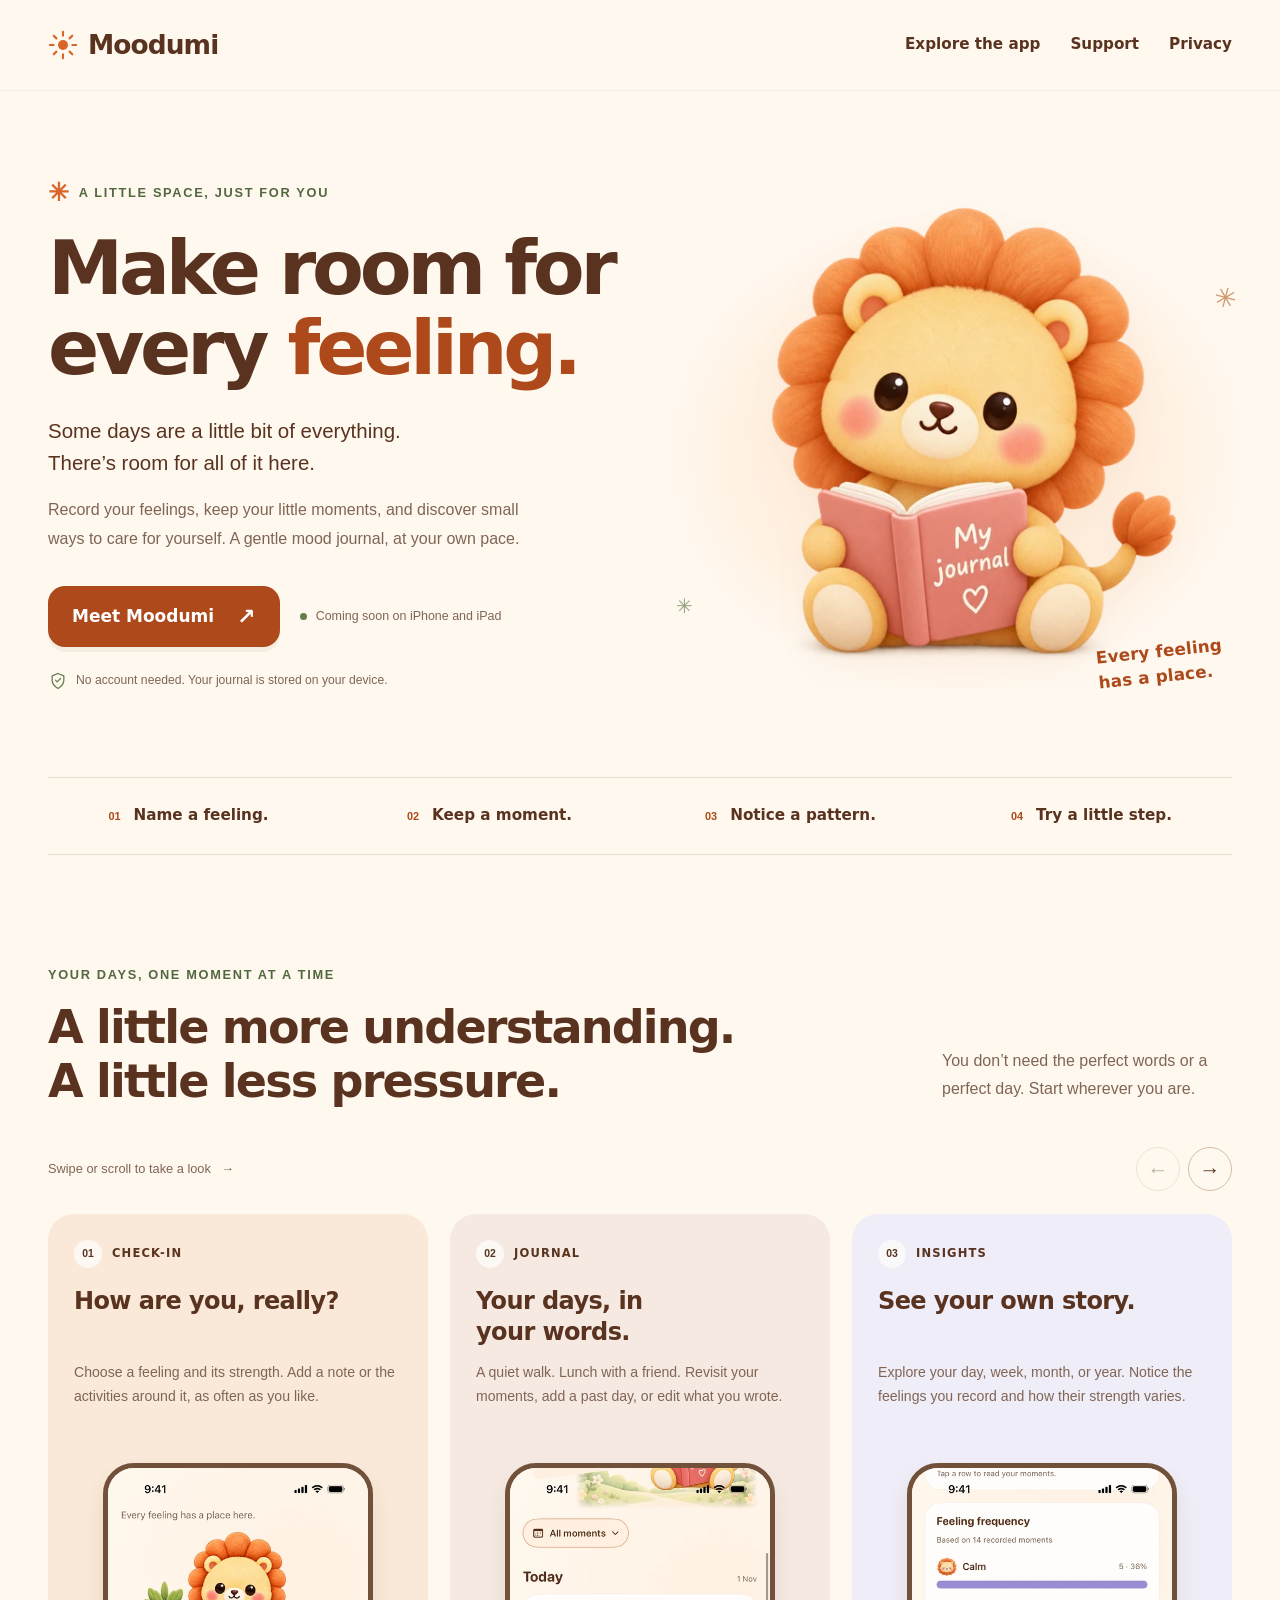
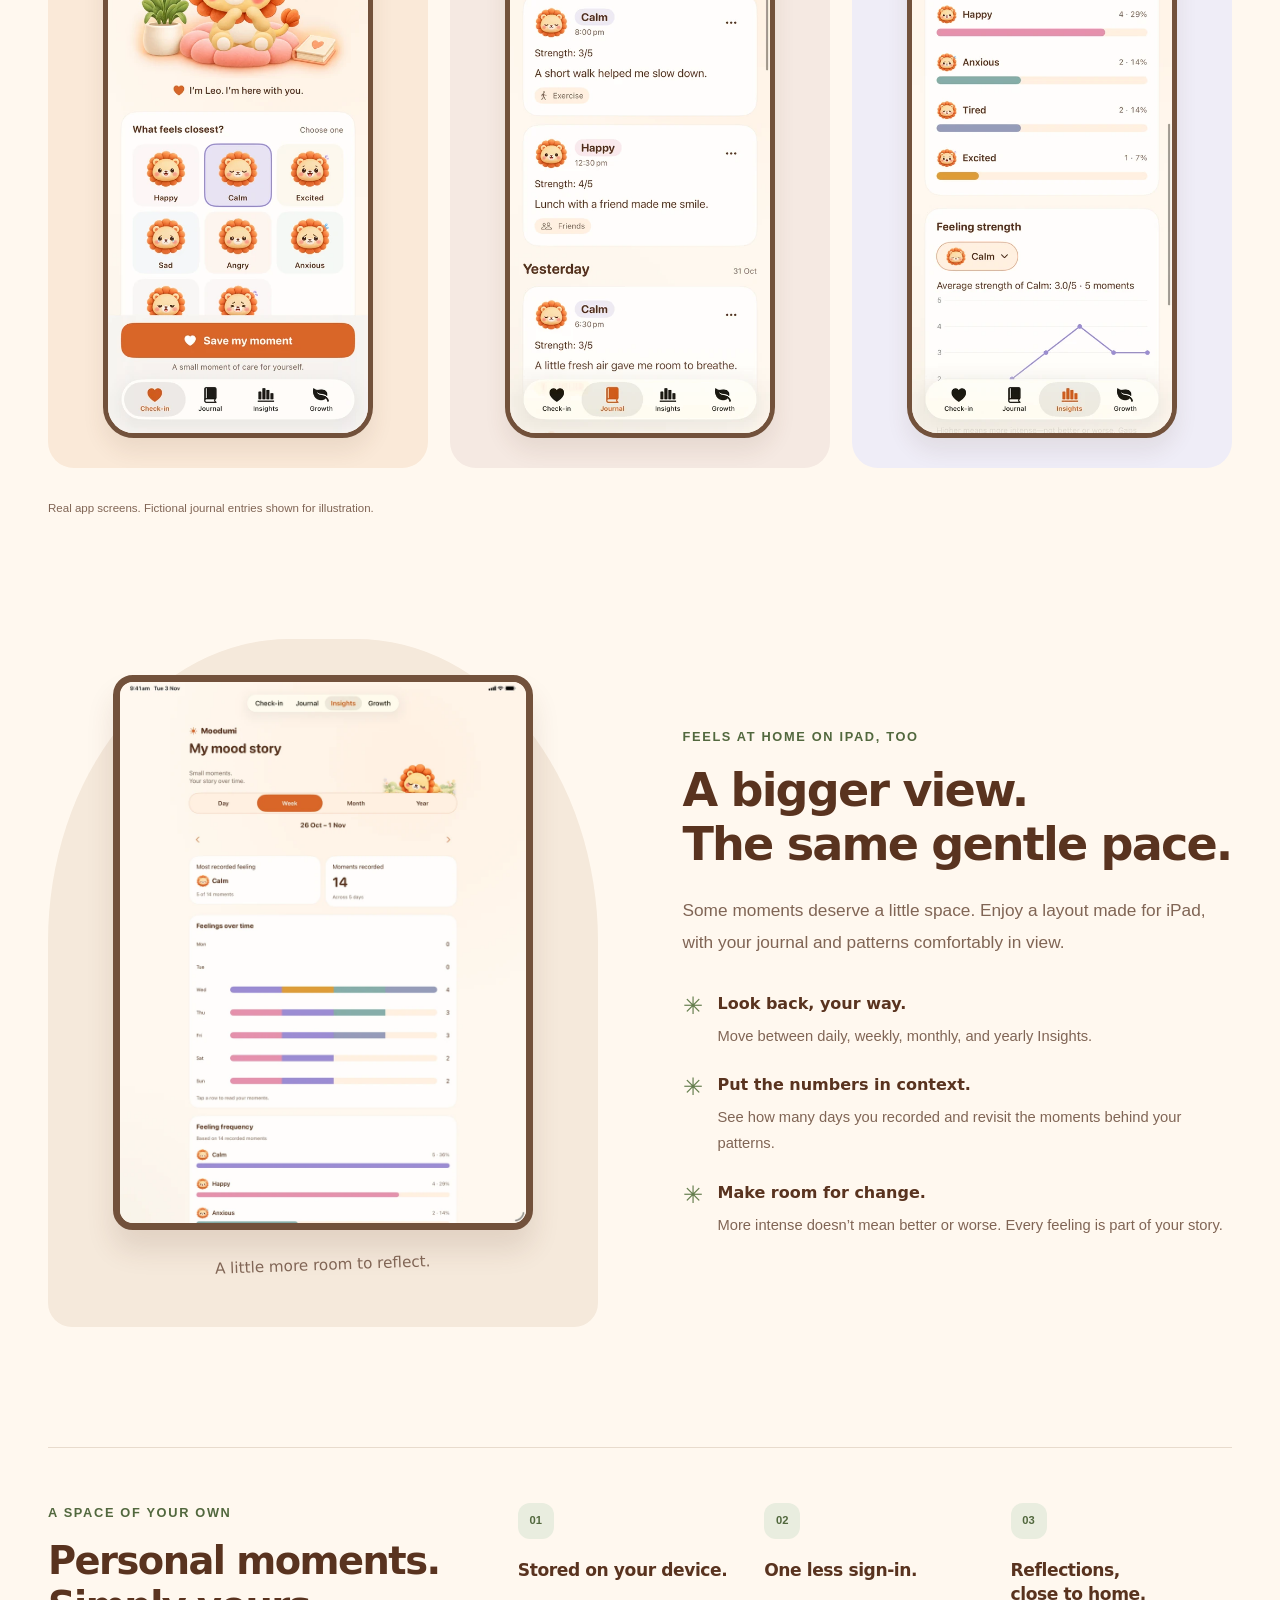
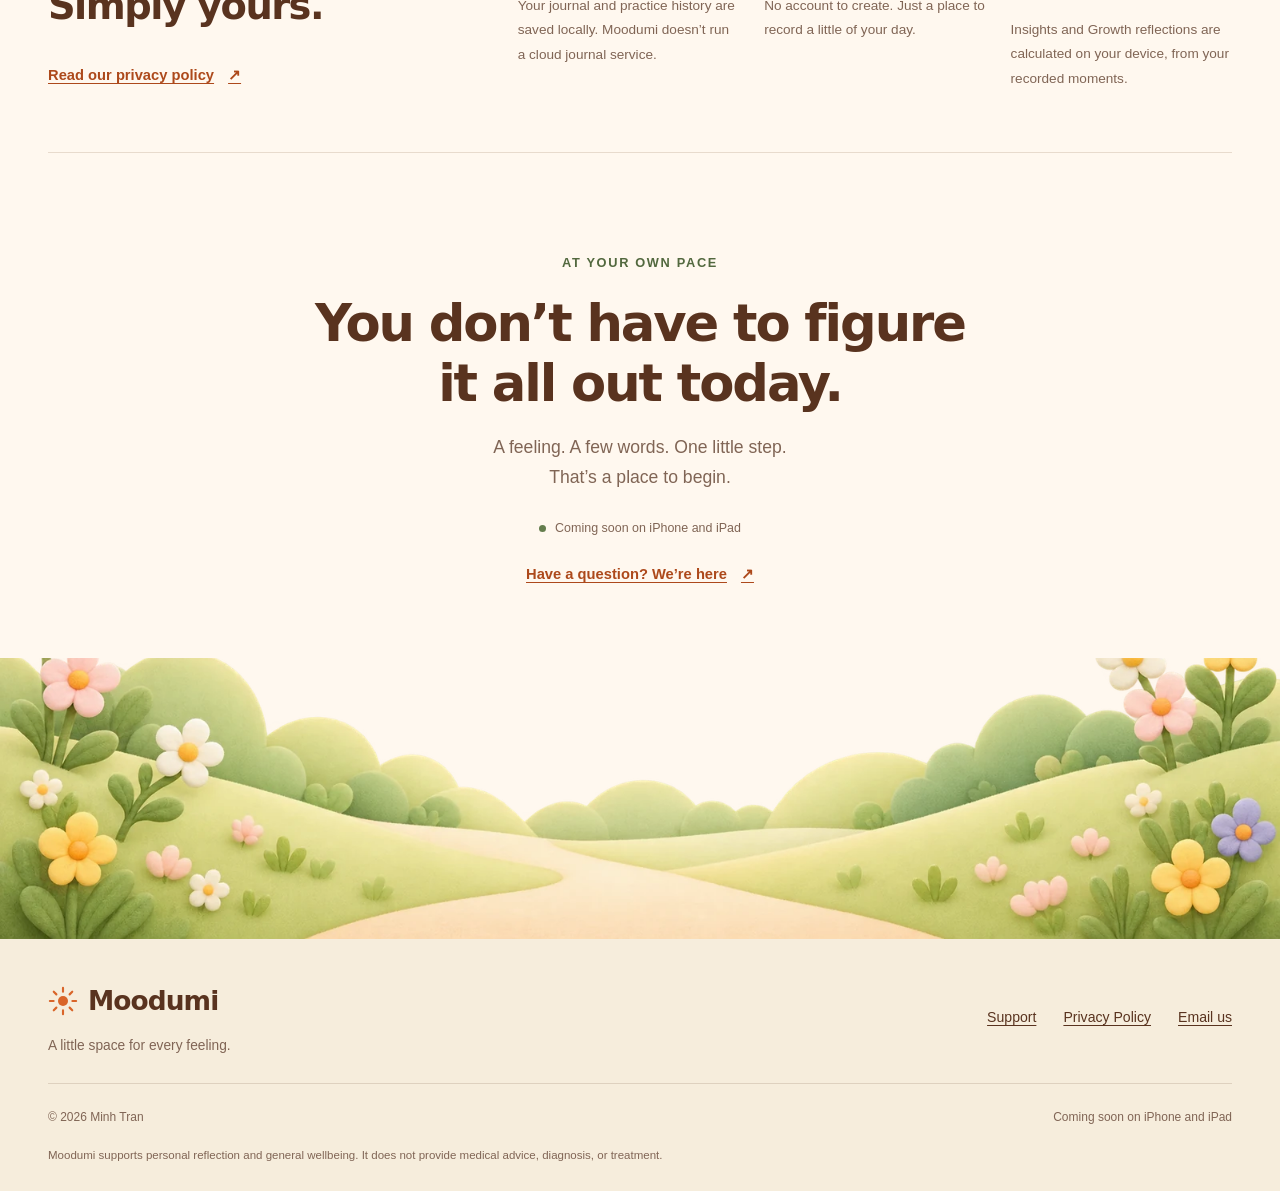
<file: index.html>
<!doctype html>
<html lang="en">
<head>
  <meta charset="utf-8">
  <meta name="viewport" content="width=device-width, initial-scale=1">
  <meta name="color-scheme" content="light">
  <meta name="theme-color" content="#FFF8EF">
  <title>Moodumi — Make room for every feeling</title>
  <meta name="description" content="A gentle mood tracker and journal for iPhone and iPad. Record your feelings, revisit your moments, explore your patterns, and try one small step at your own pace.">
  <link rel="canonical" href="https://alex-duyminhtran.github.io/">
  <meta property="og:type" content="website">
  <meta property="og:site_name" content="Moodumi">
  <meta property="og:title" content="Moodumi — Make room for every feeling">
  <meta property="og:description" content="Your feelings, your words, your own pace. A gentle mood journal for iPhone and iPad.">
  <meta property="og:url" content="https://alex-duyminhtran.github.io/">
  <meta property="og:image" content="https://alex-duyminhtran.github.io/assets/social-preview.png">
  <meta property="og:image:width" content="1200">
  <meta property="og:image:height" content="630">
  <meta property="og:image:alt" content="Moodumi. Make room for every feeling. Leo holding his journal on a cream background.">
  <meta name="twitter:card" content="summary_large_image">
  <link rel="icon" type="image/png" sizes="32x32" href="./assets/favicon-32.png">
  <link rel="apple-touch-icon" sizes="180x180" href="./assets/apple-touch-icon.png">
  <link rel="stylesheet" href="./styles.css">
  <script src="./scripts/site.js" defer></script>
</head>
<body>
  <a class="skip-link" href="#main">Skip to content</a>
  <header class="site-header">
    <div class="shell header-inner">
      <a class="brand" href="./" aria-label="Moodumi home">
        <svg viewBox="0 0 24 24" fill="none" aria-hidden="true"><circle cx="12" cy="12" r="4" fill="currentColor"/><path d="M12 1.5v3M12 19.5v3M1.5 12h3M19.5 12h3M4.6 4.6l2.1 2.1m10.6 10.6 2.1 2.1M4.6 19.4l2.1-2.1M17.3 6.7l2.1-2.1" stroke="currentColor" stroke-width="1.7" stroke-linecap="round"/></svg>
        <span>Moodumi</span>
      </a>
      <nav class="site-nav" aria-label="Main navigation">
        <a href="./#features">Explore the app</a>
        <a href="./support.html">Support</a>
        <a href="./privacy.html">Privacy</a>
      </nav>
    </div>
  </header>

  <main id="main" tabindex="-1">
    <section class="shell hero" aria-labelledby="hero-title">
      <div class="hero-copy">
        <p class="eyebrow"><span class="tiny-sun" aria-hidden="true">✳</span> A little space, just for you</p>
        <h1 id="hero-title">Make room for<br>every <em>feeling.</em></h1>
        <p class="hero-lead">Some days are a little bit of everything.<br class="desktop-break"> There’s room for all of it here.</p>
        <p class="hero-description">Record your feelings, keep your little moments, and discover small ways to care for yourself. A gentle mood journal, at your own pace.</p>
        <div class="hero-actions">
          <a class="button" href="#features">Meet Moodumi <span aria-hidden="true">↗</span></a>
          <p class="availability"><span aria-hidden="true"></span>Coming soon on iPhone and iPad</p>
        </div>
        <div class="hero-footnote">
          <svg viewBox="0 0 24 24" fill="none" aria-hidden="true"><path d="m12 3 7 3v5c0 4.5-3 7.6-7 10-4-2.4-7-5.5-7-10V6l7-3Z" stroke="currentColor" stroke-width="1.5"/><path d="m9 11 2 2 4-4" stroke="currentColor" stroke-width="1.5" stroke-linecap="round" stroke-linejoin="round"/></svg>
          <span>No account needed. Your journal is stored on your device.</span>
        </div>
      </div>
      <figure class="hero-art">
        <div class="hero-halo" aria-hidden="true"></div>
        <picture>
          <source type="image/webp" srcset="./assets/leo-480.webp 480w, ./assets/leo-800.webp 800w" sizes="(max-width: 700px) 80vw, 450px">
          <img class="hero-leo" src="./assets/leo.png" width="1217" height="1293" alt="Leo, Moodumi’s little lion, holding a pink journal." fetchpriority="high">
        </picture>
        <figcaption class="leo-note">Every feeling<br>has a place.</figcaption>
        <span class="art-spark spark-one" aria-hidden="true">✳</span>
        <span class="art-spark spark-two" aria-hidden="true">✳</span>
      </figure>
    </section>

    <div class="shell little-story" aria-label="Four ways to make space for yourself">
      <p><span>01</span>Name a feeling.</p>
      <p><span>02</span>Keep a moment.</p>
      <p><span>03</span>Notice a pattern.</p>
      <p><span>04</span>Try a little step.</p>
    </div>

    <section class="app-tour section-space" id="features" aria-labelledby="tour-title">
      <div class="shell section-top">
        <div>
          <p class="eyebrow">Your days, one moment at a time</p>
          <h2 id="tour-title">A little more understanding.<br>A little less pressure.</h2>
        </div>
        <p class="section-intro">You don’t need the perfect words or a perfect day. Start wherever you are.</p>
      </div>
      <div class="shell gallery-toolbar">
        <p id="gallery-hint">Swipe or scroll to take a look <span aria-hidden="true">→</span></p>
        <div class="gallery-controls" hidden>
          <button type="button" class="icon-button" id="gallery-back" aria-label="Scroll screenshots back" aria-controls="app-gallery"><span aria-hidden="true">←</span></button>
          <button type="button" class="icon-button" id="gallery-forward" aria-label="Scroll screenshots forward" aria-controls="app-gallery"><span aria-hidden="true">→</span></button>
        </div>
      </div>
      <div class="gallery-outer">
        <div class="shell gallery" id="app-gallery" tabindex="0" role="region" aria-label="Explore Moodumi’s four tabs" aria-describedby="gallery-hint">
          <article class="tour-card check-in-card">
            <p class="card-kicker"><span class="number-dot">01</span> Check-in</p>
            <h3>How are you, really?</h3>
            <p>Choose a feeling and its strength. Add a note or the activities around it, as often as you like.</p>
            <div class="phone-display"><picture>
              <source type="image/webp" srcset="./assets/screenshot-check-in-480.webp 480w, ./assets/screenshot-check-in-800.webp 800w" sizes="(max-width: 500px) 68vw, 270px">
              <img src="./assets/screenshot-check-in.png" width="1206" height="2622" loading="lazy" decoding="async" alt="Check-in with Leo and Calm selected among the feeling choices.">
            </picture></div>
          </article>
          <article class="tour-card journal-card">
            <p class="card-kicker"><span class="number-dot">02</span> Journal</p>
            <h3>Your days, in your words.</h3>
            <p>A quiet walk. Lunch with a friend. Revisit your moments, add a past day, or edit what you wrote.</p>
            <div class="phone-display"><picture>
              <source type="image/webp" srcset="./assets/screenshot-journal-480.webp 480w, ./assets/screenshot-journal-800.webp 800w" sizes="(max-width: 500px) 68vw, 270px">
              <img src="./assets/screenshot-journal.png" width="1206" height="2622" loading="lazy" decoding="async" alt="Journal showing Calm and Happy moments with notes, times, and activity tags across two days.">
            </picture></div>
          </article>
          <article class="tour-card insights-card">
            <p class="card-kicker"><span class="number-dot">03</span> Insights</p>
            <h3>See your own story.</h3>
            <p>Explore your day, week, month, or year. Notice the feelings you record and how their strength varies.</p>
            <div class="phone-display"><picture>
              <source type="image/webp" srcset="./assets/screenshot-insights-480.webp 480w, ./assets/screenshot-insights-800.webp 800w" sizes="(max-width: 500px) 68vw, 270px">
              <img src="./assets/screenshot-insights.png" width="1206" height="2622" loading="lazy" decoding="async" alt="Insights showing feeling frequency and the strength of recorded Calm moments.">
            </picture></div>
          </article>
          <article class="tour-card growth-card">
            <p class="card-kicker"><span class="number-dot">04</span> Growth</p>
            <h3>Small steps. A kinder you.</h3>
            <p>Explore a reflection from your journal and try a short practice. You decide what fits and what helps.</p>
            <div class="phone-display"><picture>
              <source type="image/webp" srcset="./assets/screenshot-growth-480.webp 480w, ./assets/screenshot-growth-800.webp 800w" sizes="(max-width: 500px) 68vw, 270px">
              <img src="./assets/screenshot-growth.png" width="1206" height="2622" loading="lazy" decoding="async" alt="Growth with Leo, a reflection about Calm and Exercise, supporting moments, and optional feedback.">
            </picture></div>
          </article>
        </div>
      </div>
      <p class="shell sample-note">Real app screens. Fictional journal entries shown for illustration.</p>
    </section>

    <section class="shell ipad-section section-space" aria-labelledby="ipad-title">
      <div class="ipad-art">
        <div class="tablet-display"><picture>
          <source type="image/webp" srcset="./assets/screenshot-ipad-900.webp 900w, ./assets/screenshot-ipad-1400.webp 1400w" sizes="(max-width: 700px) 85vw, 440px">
          <img src="./assets/screenshot-ipad.png" width="2064" height="2752" loading="lazy" decoding="async" alt="Moodumi on iPad showing a weekly report, 14 recorded moments across five days, and feeling charts.">
        </picture></div>
        <p class="art-label">A little more room to reflect.</p>
      </div>
      <div class="ipad-copy">
        <p class="eyebrow">Feels at home on iPad, too</p>
        <h2 id="ipad-title">A bigger view.<br>The same gentle pace.</h2>
        <p class="lead">Some moments deserve a little space. Enjoy a layout made for iPad, with your journal and patterns comfortably in view.</p>
        <ul class="quiet-list">
          <li><span aria-hidden="true">✳</span><div><strong>Look back, your way.</strong><p>Move between daily, weekly, monthly, and yearly Insights.</p></div></li>
          <li><span aria-hidden="true">✳</span><div><strong>Put the numbers in context.</strong><p>See how many days you recorded and revisit the moments behind your patterns.</p></div></li>
          <li><span aria-hidden="true">✳</span><div><strong>Make room for change.</strong><p>More intense doesn’t mean better or worse. Every feeling is part of your story.</p></div></li>
        </ul>
      </div>
    </section>

    <section class="shell privacy-section section-space" aria-labelledby="privacy-title">
      <div class="privacy-heading">
        <p class="eyebrow">A space of your own</p>
        <h2 id="privacy-title">Personal moments.<br>Simply yours.</h2>
        <a class="text-link" href="./privacy.html">Read our privacy policy <span aria-hidden="true">↗</span></a>
      </div>
      <div class="privacy-points">
        <div><span class="privacy-symbol" aria-hidden="true">01</span><h3>Stored on your device.</h3><p>Your journal and practice history are saved locally. Moodumi doesn’t run a cloud journal service.</p></div>
        <div><span class="privacy-symbol" aria-hidden="true">02</span><h3>One less sign-in.</h3><p>No account to create. Just a place to record a little of your day.</p></div>
        <div><span class="privacy-symbol" aria-hidden="true">03</span><h3>Reflections, close to home.</h3><p>Insights and Growth reflections are calculated on your device, from your recorded moments.</p></div>
      </div>
    </section>

    <section class="shell closing-note" aria-labelledby="closing-title">
      <p class="eyebrow">At your own pace</p>
      <h2 id="closing-title">You don’t have to figure<br>it all out today.</h2>
      <p>A feeling. A few words. One little step.<br>That’s a place to begin.</p>
      <p class="availability"><span aria-hidden="true"></span>Coming soon on iPhone and iPad</p>
      <a class="text-link" href="./support.html">Have a question? We’re here <span aria-hidden="true">↗</span></a>
    </section>
  </main>

  <div class="garden-divider" aria-hidden="true"><picture><source type="image/webp" srcset="./assets/garden.webp"><img src="./assets/garden.png" width="2079" height="756" loading="lazy" decoding="async" alt=""></picture></div>
  <footer class="site-footer">
    <div class="shell">
      <div class="footer-top">
        <div><a class="brand" href="./" aria-label="Moodumi home"><svg viewBox="0 0 24 24" fill="none" aria-hidden="true"><circle cx="12" cy="12" r="4" fill="currentColor"/><path d="M12 1.5v3M12 19.5v3M1.5 12h3M19.5 12h3M4.6 4.6l2.1 2.1m10.6 10.6 2.1 2.1M4.6 19.4l2.1-2.1M17.3 6.7l2.1-2.1" stroke="currentColor" stroke-width="1.7" stroke-linecap="round"/></svg><span>Moodumi</span></a><p>A little space for every feeling.</p></div>
        <nav class="footer-links" aria-label="Footer navigation"><a href="./support.html">Support</a><a href="./privacy.html">Privacy Policy</a><a href="mailto:alex.duyminhtran@gmail.com">Email us</a></nav>
      </div>
      <div class="footer-bottom"><p>© 2026 Minh Tran</p><p>Coming soon on iPhone and iPad</p></div>
      <p class="wellbeing-note">Moodumi supports personal reflection and general wellbeing. It does not provide medical advice, diagnosis, or treatment.</p>
    </div>
  </footer>
</body>
</html>
</file>
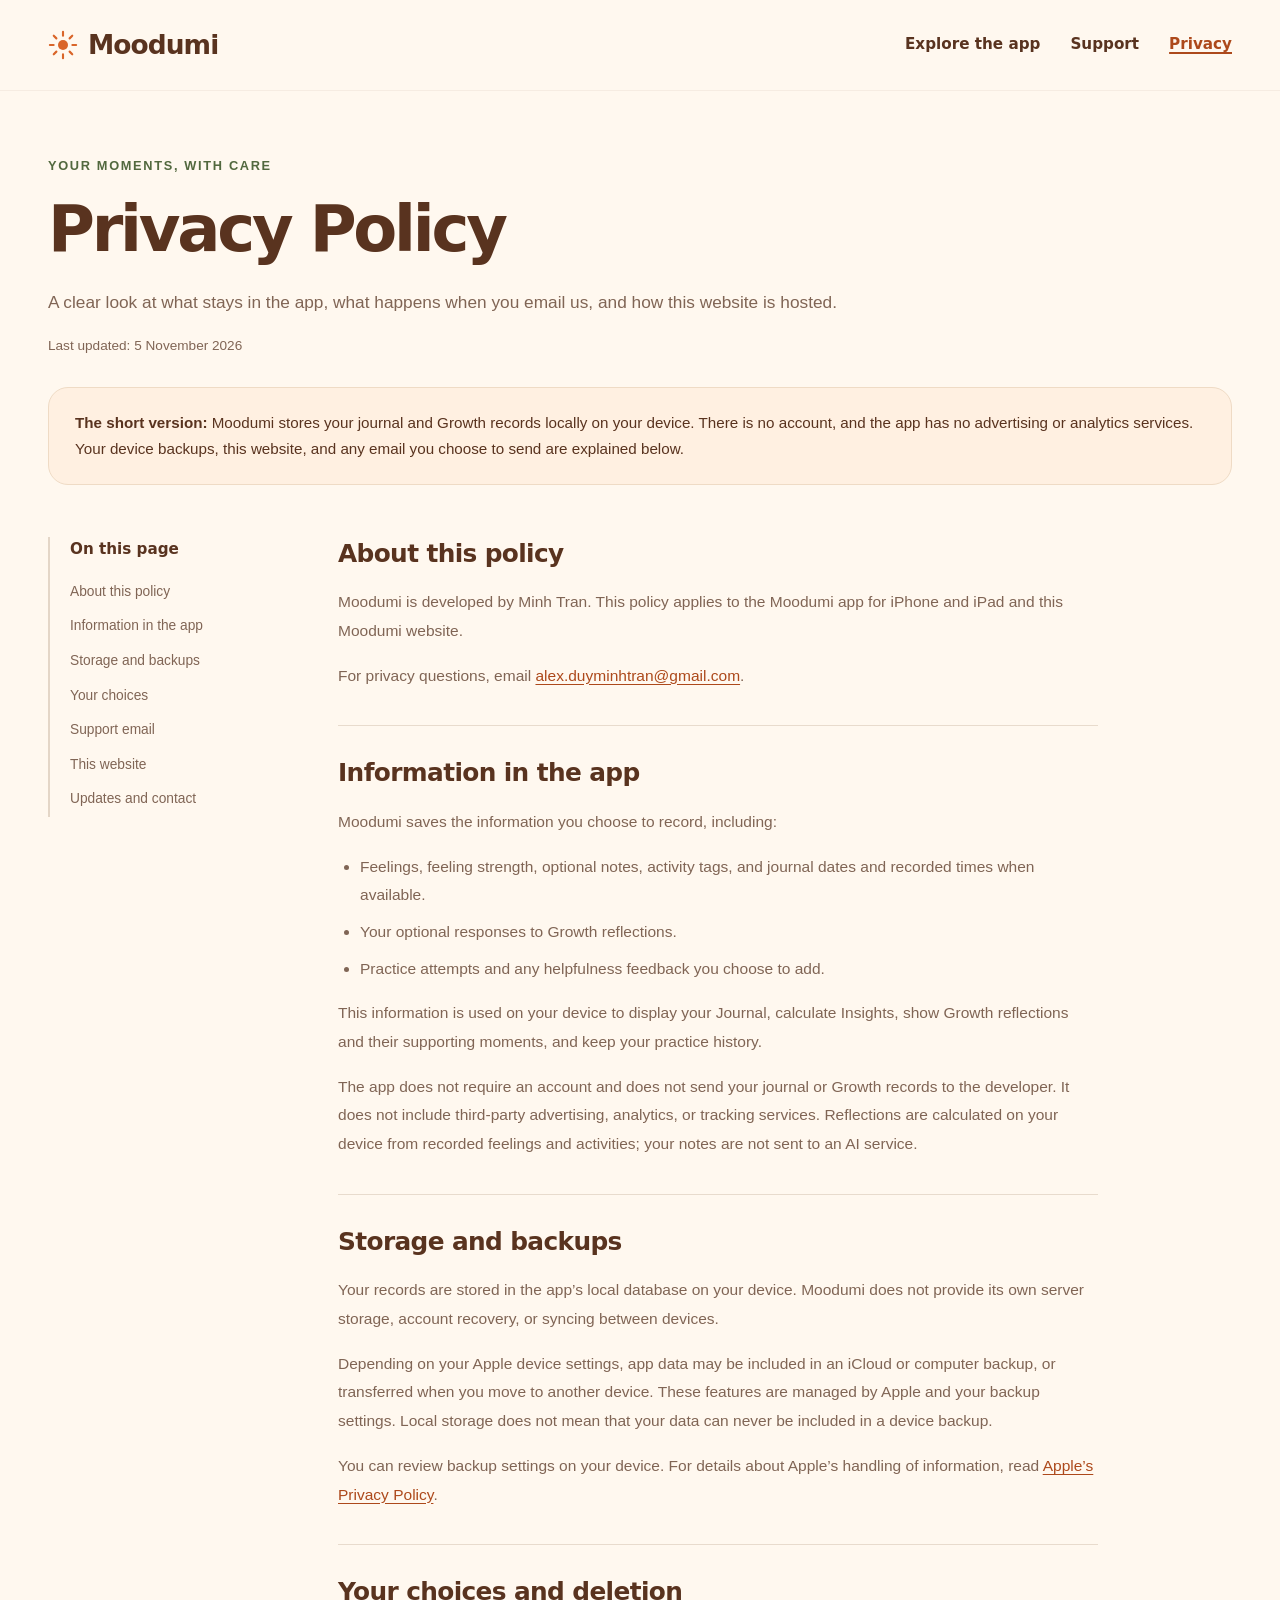
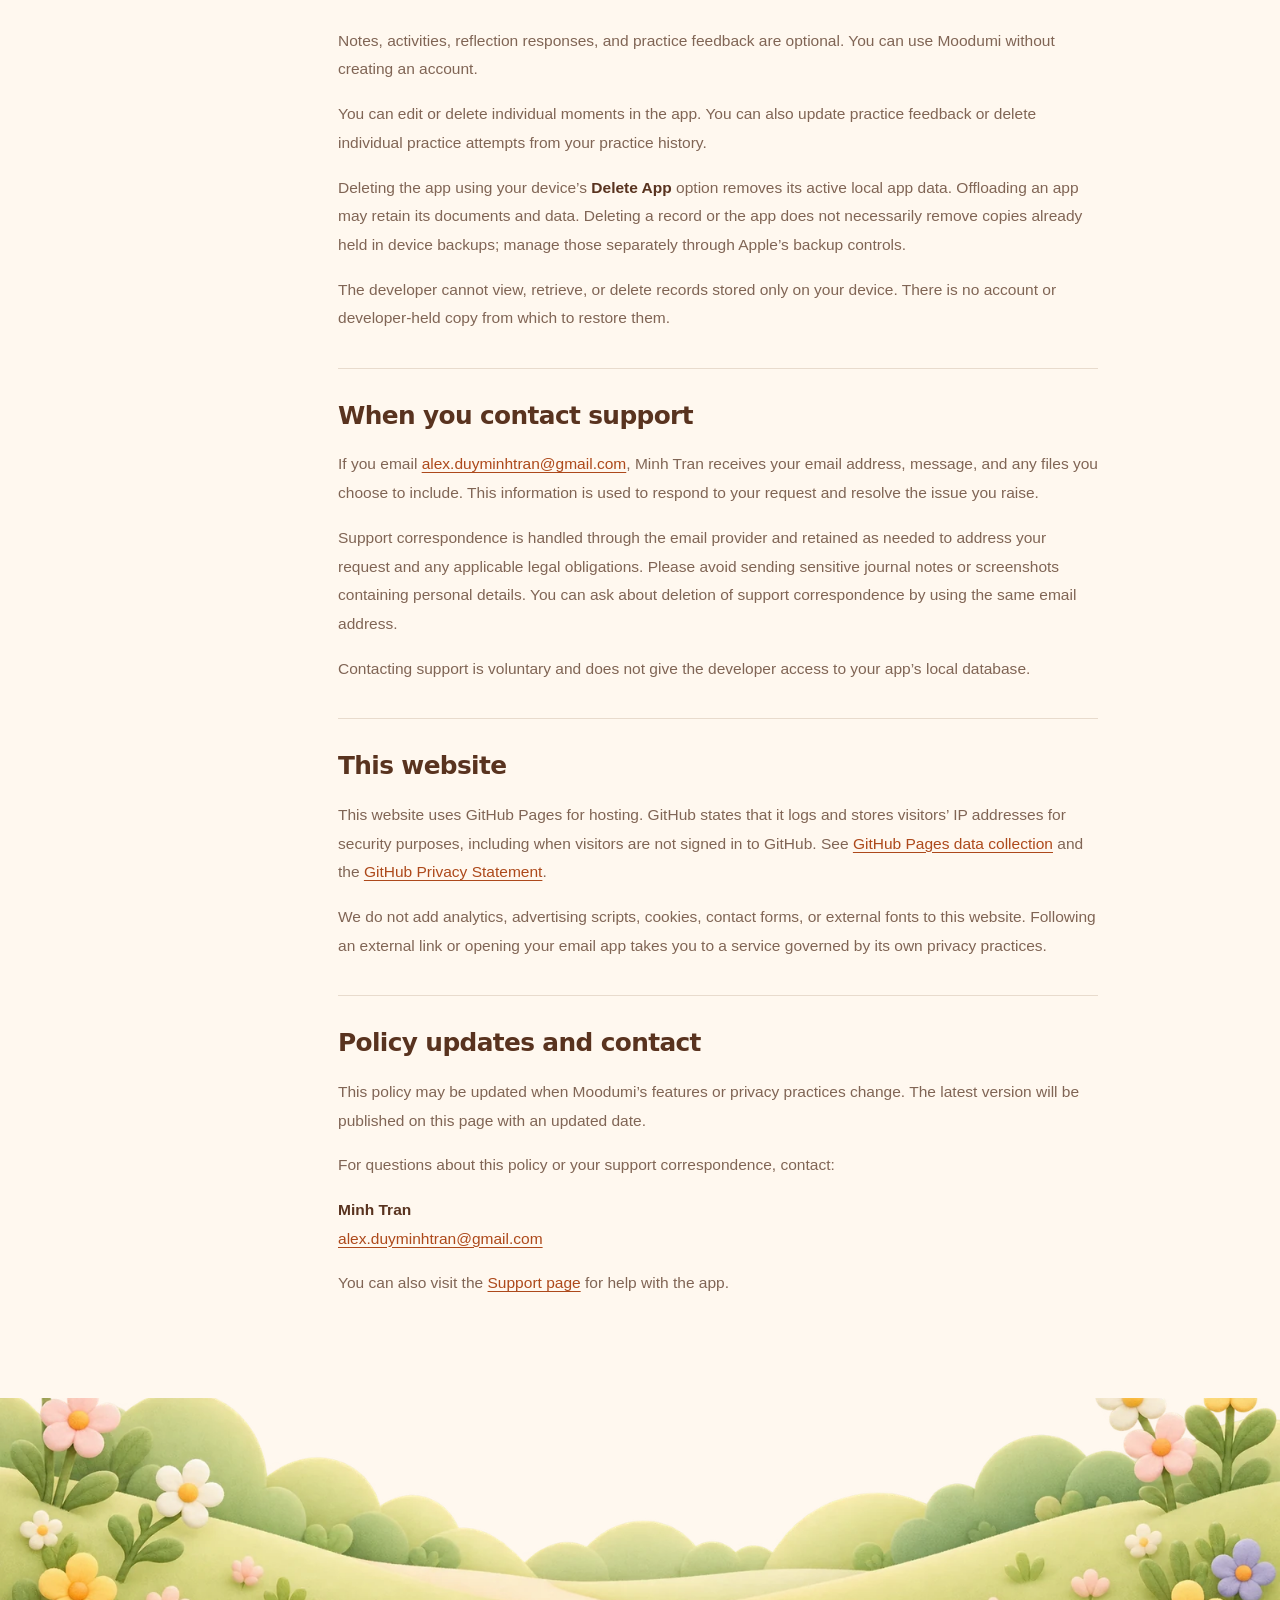
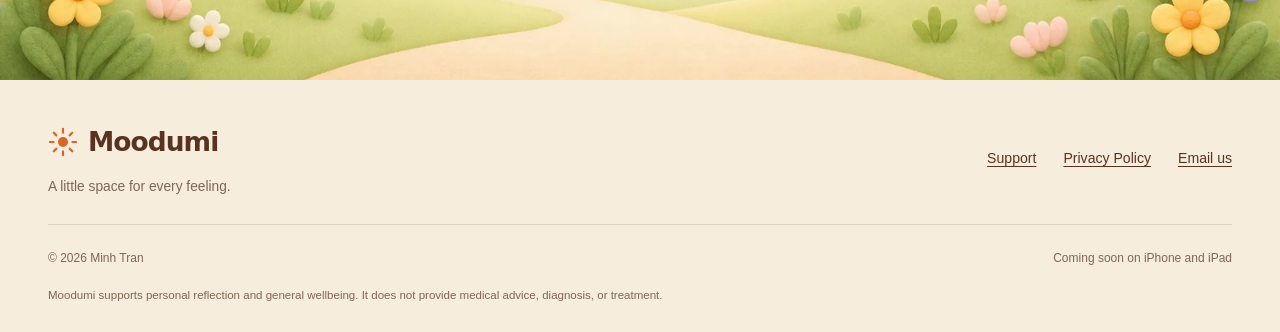
<file: privacy.html>
<!doctype html>
<html lang="en">
<head>
  <meta charset="utf-8">
  <meta name="viewport" content="width=device-width, initial-scale=1">
  <meta name="color-scheme" content="light">
  <meta name="theme-color" content="#fff8ef">
  <title>Privacy Policy · Moodumi</title>
  <meta name="description" content="How Moodumi stores your journal on your device, handles support email, and uses GitHub Pages for this website.">
  <link rel="canonical" href="https://alex-duyminhtran.github.io/privacy.html">
  <meta property="og:type" content="website">
  <meta property="og:title" content="Privacy Policy · Moodumi">
  <meta property="og:description" content="How Moodumi stores your journal on your device, handles support email, and uses GitHub Pages for this website.">
  <meta property="og:url" content="https://alex-duyminhtran.github.io/privacy.html">
  <meta property="og:image" content="https://alex-duyminhtran.github.io/assets/social-preview.png">
  <meta property="og:image:alt" content="Moodumi. Make room for every feeling, with Leo the little lion.">
  <meta name="twitter:card" content="summary_large_image">
  <link rel="icon" type="image/png" sizes="32x32" href="assets/favicon-32.png">
  <link rel="apple-touch-icon" sizes="180x180" href="assets/apple-touch-icon.png">
  <link rel="stylesheet" href="styles.css">
</head>
<body>
  <a class="skip-link" href="#main">Skip to content</a>
  <header class="site-header">
    <div class="shell header-inner">
      <a class="brand" href="./" aria-label="Moodumi home">
        <svg viewBox="0 0 24 24" fill="none" aria-hidden="true"><circle cx="12" cy="12" r="4" fill="currentColor"/><path d="M12 1.5v3M12 19.5v3M1.5 12h3M19.5 12h3M4.6 4.6l2.1 2.1m10.6 10.6 2.1 2.1M4.6 19.4l2.1-2.1M17.3 6.7l2.1-2.1" stroke="currentColor" stroke-width="1.7" stroke-linecap="round"/></svg>
        <span>Moodumi</span>
      </a>
      <nav class="site-nav" aria-label="Main navigation">
        <a href="./#features">Explore the app</a>
        <a href="./support.html">Support</a>
        <a href="./privacy.html" aria-current="page">Privacy</a>
      </nav>
    </div>
  </header>
  <main class="shell document-page" id="main" tabindex="-1">
    <div class="page-intro">
      <p class="eyebrow">Your moments, with care</p>
      <h1>Privacy Policy</h1>
      <p class="lead">A clear look at what stays in the app, what happens when you email us, and how this website is hosted.</p>
      <p class="updated">Last updated: <time datetime="2026-11-05">5 November 2026</time></p>
    </div>
    <div class="notice">
      <p><strong>The short version:</strong> Moodumi stores your journal and Growth records locally on your device. There is no account, and the app has no advertising or analytics services. Your device backups, this website, and any email you choose to send are explained below.</p>
    </div>
    <div class="document-layout">
      <nav class="document-toc" aria-label="On this page">
        <p>On this page</p>
        <a href="#about">About this policy</a>
        <a href="#app-data">Information in the app</a>
        <a href="#storage">Storage and backups</a>
        <a href="#choices">Your choices</a>
        <a href="#support-email">Support email</a>
        <a href="#website">This website</a>
        <a href="#updates">Updates and contact</a>
      </nav>
      <article class="document-body" aria-label="Moodumi privacy policy">
        <section id="about">
          <h2>About this policy</h2>
          <p>Moodumi is developed by Minh Tran. This policy applies to the Moodumi app for iPhone and iPad and this Moodumi website.</p>
          <p>For privacy questions, email <a href="mailto:alex.duyminhtran@gmail.com">alex.duyminhtran@gmail.com</a>.</p>
        </section>
        <section id="app-data">
          <h2>Information in the app</h2>
          <p>Moodumi saves the information you choose to record, including:</p>
          <ul>
            <li>Feelings, feeling strength, optional notes, activity tags, and journal dates and recorded times when available.</li>
            <li>Your optional responses to Growth reflections.</li>
            <li>Practice attempts and any helpfulness feedback you choose to add.</li>
          </ul>
          <p>This information is used on your device to display your Journal, calculate Insights, show Growth reflections and their supporting moments, and keep your practice history.</p>
          <p>The app does not require an account and does not send your journal or Growth records to the developer. It does not include third-party advertising, analytics, or tracking services. Reflections are calculated on your device from recorded feelings and activities; your notes are not sent to an AI service.</p>
        </section>
        <section id="storage">
          <h2>Storage and backups</h2>
          <p>Your records are stored in the app’s local database on your device. Moodumi does not provide its own server storage, account recovery, or syncing between devices.</p>
          <p>Depending on your Apple device settings, app data may be included in an iCloud or computer backup, or transferred when you move to another device. These features are managed by Apple and your backup settings. Local storage does not mean that your data can never be included in a device backup.</p>
          <p>You can review backup settings on your device. For details about Apple’s handling of information, read <a href="https://www.apple.com/legal/privacy/">Apple’s Privacy Policy</a>.</p>
        </section>
        <section id="choices">
          <h2>Your choices and deletion</h2>
          <p>Notes, activities, reflection responses, and practice feedback are optional. You can use Moodumi without creating an account.</p>
          <p>You can edit or delete individual moments in the app. You can also update practice feedback or delete individual practice attempts from your practice history.</p>
          <p>Deleting the app using your device’s <strong>Delete App</strong> option removes its active local app data. Offloading an app may retain its documents and data. Deleting a record or the app does not necessarily remove copies already held in device backups; manage those separately through Apple’s backup controls.</p>
          <p>The developer cannot view, retrieve, or delete records stored only on your device. There is no account or developer-held copy from which to restore them.</p>
        </section>
        <section id="support-email">
          <h2>When you contact support</h2>
          <p>If you email <a href="mailto:alex.duyminhtran@gmail.com">alex.duyminhtran@gmail.com</a>, Minh Tran receives your email address, message, and any files you choose to include. This information is used to respond to your request and resolve the issue you raise.</p>
          <p>Support correspondence is handled through the email provider and retained as needed to address your request and any applicable legal obligations. Please avoid sending sensitive journal notes or screenshots containing personal details. You can ask about deletion of support correspondence by using the same email address.</p>
          <p>Contacting support is voluntary and does not give the developer access to your app’s local database.</p>
        </section>
        <section id="website">
          <h2>This website</h2>
          <p>This website uses GitHub Pages for hosting. GitHub states that it logs and stores visitors’ IP addresses for security purposes, including when visitors are not signed in to GitHub. See <a href="https://docs.github.com/en/pages/getting-started-with-github-pages/what-is-github-pages#data-collection">GitHub Pages data collection</a> and the <a href="https://docs.github.com/en/site-policy/privacy-policies/github-general-privacy-statement">GitHub Privacy Statement</a>.</p>
          <p>We do not add analytics, advertising scripts, cookies, contact forms, or external fonts to this website. Following an external link or opening your email app takes you to a service governed by its own privacy practices.</p>
        </section>
        <section id="updates">
          <h2>Policy updates and contact</h2>
          <p>This policy may be updated when Moodumi’s features or privacy practices change. The latest version will be published on this page with an updated date.</p>
          <p>For questions about this policy or your support correspondence, contact:</p>
          <p><strong>Minh Tran</strong><br><a href="mailto:alex.duyminhtran@gmail.com">alex.duyminhtran@gmail.com</a></p>
          <p>You can also visit the <a href="./support.html">Support page</a> for help with the app.</p>
        </section>
      </article>
    </div>
  </main>
  <div class="garden-divider" aria-hidden="true">
    <img src="assets/garden.webp" width="2079" height="756" alt="" loading="lazy" decoding="async">
  </div>
  <footer class="site-footer">
    <div class="shell">
      <div class="footer-top">
        <div><a class="brand" href="./" aria-label="Moodumi home"><svg viewBox="0 0 24 24" fill="none" aria-hidden="true"><circle cx="12" cy="12" r="4" fill="currentColor"/><path d="M12 1.5v3M12 19.5v3M1.5 12h3M19.5 12h3M4.6 4.6l2.1 2.1m10.6 10.6 2.1 2.1M4.6 19.4l2.1-2.1M17.3 6.7l2.1-2.1" stroke="currentColor" stroke-width="1.7" stroke-linecap="round"/></svg><span>Moodumi</span></a><p>A little space for every feeling.</p></div>
        <nav class="footer-links" aria-label="Footer navigation"><a href="./support.html">Support</a><a href="./privacy.html">Privacy Policy</a><a href="mailto:alex.duyminhtran@gmail.com">Email us</a></nav>
      </div>
      <div class="footer-bottom"><p>© 2026 Minh Tran</p><p>Coming soon on iPhone and iPad</p></div>
      <p class="wellbeing-note">Moodumi supports personal reflection and general wellbeing. It does not provide medical advice, diagnosis, or treatment.</p>
    </div>
  </footer>
</body>
</html>
</file>
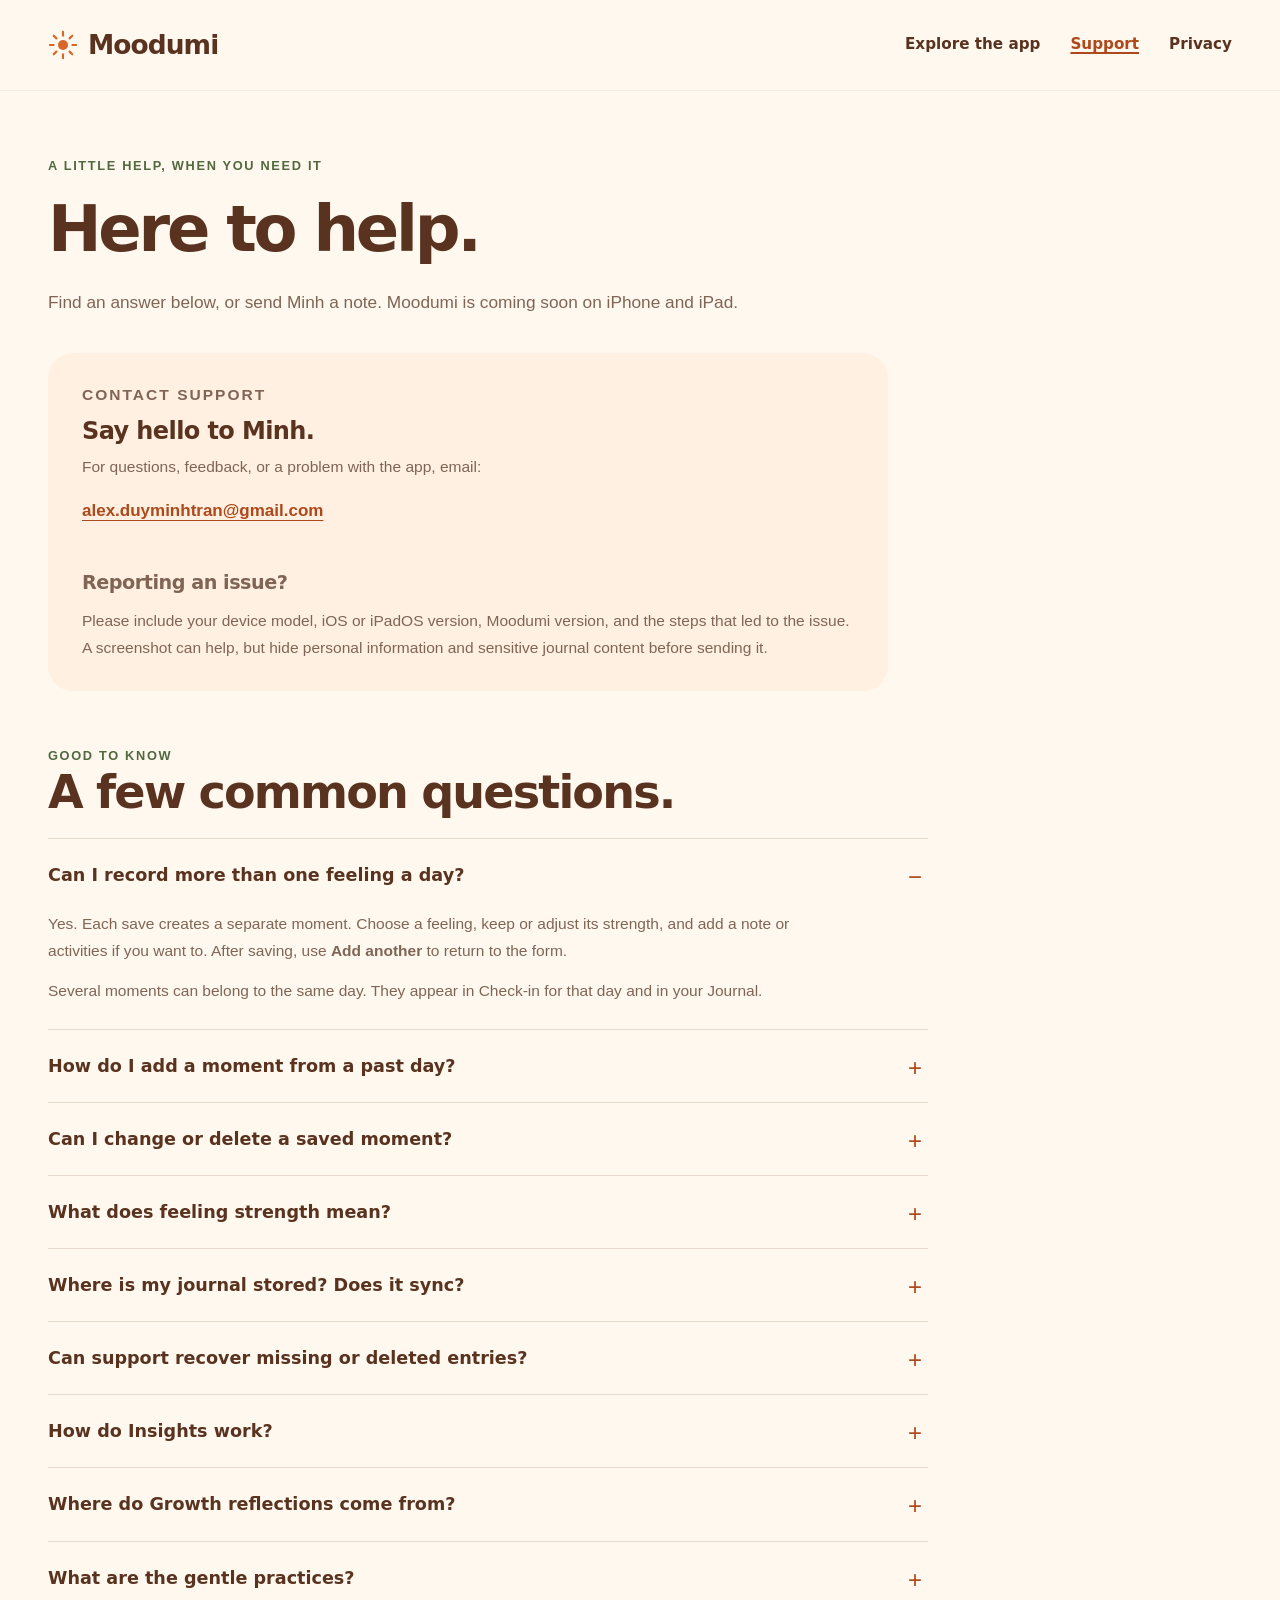
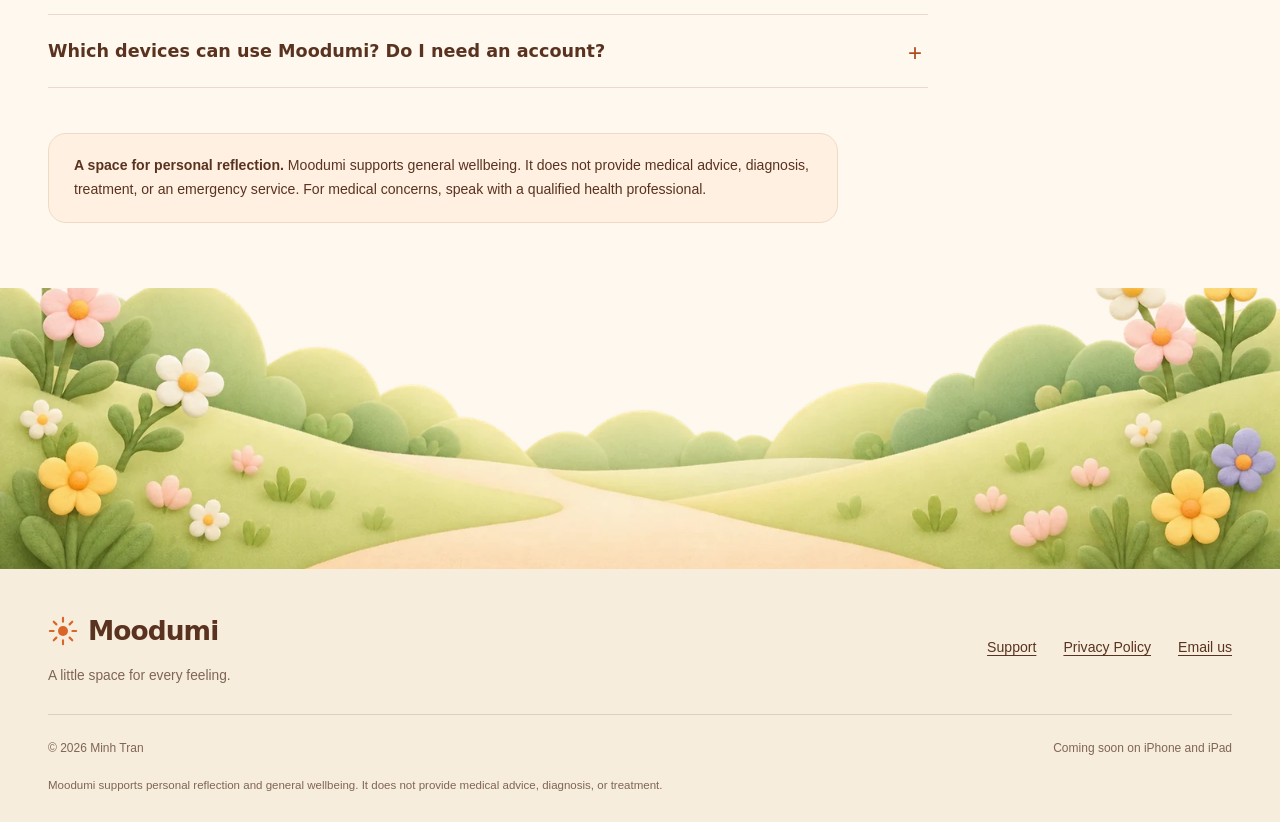
<file: support.html>
<!doctype html>
<html lang="en">
<head>
  <meta charset="utf-8">
  <meta name="viewport" content="width=device-width, initial-scale=1">
  <meta name="color-scheme" content="light">
  <meta name="theme-color" content="#fff8ef">
  <title>Support · Moodumi</title>
  <meta name="description" content="Get help with Moodumi: recording moments, past dates, editing, local storage, Insights, and gentle Growth practices.">
  <link rel="canonical" href="https://alex-duyminhtran.github.io/support.html">
  <meta property="og:type" content="website">
  <meta property="og:title" content="Support · Moodumi">
  <meta property="og:description" content="Get help with Moodumi: recording moments, past dates, editing, local storage, Insights, and gentle Growth practices.">
  <meta property="og:url" content="https://alex-duyminhtran.github.io/support.html">
  <meta property="og:image" content="https://alex-duyminhtran.github.io/assets/social-preview.png">
  <meta property="og:image:alt" content="Moodumi. Make room for every feeling, with Leo the little lion.">
  <meta name="twitter:card" content="summary_large_image">
  <link rel="icon" type="image/png" sizes="32x32" href="assets/favicon-32.png">
  <link rel="apple-touch-icon" sizes="180x180" href="assets/apple-touch-icon.png">
  <link rel="stylesheet" href="styles.css">
</head>
<body>
  <a class="skip-link" href="#main">Skip to content</a>
  <header class="site-header">
    <div class="shell header-inner">
      <a class="brand" href="./" aria-label="Moodumi home">
        <svg viewBox="0 0 24 24" fill="none" aria-hidden="true"><circle cx="12" cy="12" r="4" fill="currentColor"/><path d="M12 1.5v3M12 19.5v3M1.5 12h3M19.5 12h3M4.6 4.6l2.1 2.1m10.6 10.6 2.1 2.1M4.6 19.4l2.1-2.1M17.3 6.7l2.1-2.1" stroke="currentColor" stroke-width="1.7" stroke-linecap="round"/></svg>
        <span>Moodumi</span>
      </a>
      <nav class="site-nav" aria-label="Main navigation">
        <a href="./#features">Explore the app</a>
        <a href="./support.html" aria-current="page">Support</a>
        <a href="./privacy.html">Privacy</a>
      </nav>
    </div>
  </header>
  <main class="shell document-page" id="main" tabindex="-1">
    <div class="page-intro">
      <p class="eyebrow">A little help, when you need it</p>
      <h1>Here to help.</h1>
      <p class="lead">Find an answer below, or send Minh a note. Moodumi is coming soon on iPhone and iPad.</p>
    </div>
    <section class="contact-card" aria-labelledby="contact-heading">
      <div>
        <p class="eyebrow">Contact support</p>
        <h2 id="contact-heading">Say hello to Minh.</h2>
        <p>For questions, feedback, or a problem with the app, email:</p>
        <a class="contact-email" href="mailto:alex.duyminhtran@gmail.com">alex.duyminhtran@gmail.com</a>
      </div>
      <div class="contact-guidance">
        <h3>Reporting an issue?</h3>
        <p>Please include your device model, iOS or iPadOS version, Moodumi version, and the steps that led to the issue.</p>
        <p>A screenshot can help, but hide personal information and sensitive journal content before sending it.</p>
      </div>
    </section>
    <section class="faq-section" aria-labelledby="faq-heading">
      <div class="section-heading">
        <p class="eyebrow">Good to know</p>
        <h2 id="faq-heading">A few common questions.</h2>
      </div>
      <div class="faq-list">
        <details open>
          <summary>Can I record more than one feeling a day?</summary>
          <div class="faq-answer"><p>Yes. Each save creates a separate moment. Choose a feeling, keep or adjust its strength, and add a note or activities if you want to. After saving, use <strong>Add another</strong> to return to the form.</p><p>Several moments can belong to the same day. They appear in Check-in for that day and in your Journal.</p></div>
        </details>
        <details>
          <summary>How do I add a moment from a past day?</summary>
          <div class="faq-answer"><p>In Check-in, tap the date button with the calendar icon near the top of the screen. Choose a day, then tap <strong>Use this day</strong>. Your unfinished feeling, strength, note, and activities stay in the form when you change the day.</p><p>Future dates are unavailable. Past-day entries show <strong>Time not recorded</strong> because Moodumi does not invent a time for a moment added later.</p></div>
        </details>
        <details>
          <summary>Can I change or delete a saved moment?</summary>
          <div class="faq-answer"><p>Yes. Open the moment’s menu in Check-in or Journal and choose the edit or delete action. Editing lets you update the moment; cancelling leaves the saved version unchanged. Deletion asks for confirmation.</p><p>A change to a moment can also change the Insights or Growth reflection based on it.</p></div>
        </details>
        <details>
          <summary>What does feeling strength mean?</summary>
          <div class="faq-answer"><p>Strength describes how strongly you felt the feeling you selected, on a scale from 1 to 5. It is not a score for how good your day was. A stronger feeling is not automatically a better or worse mood.</p><p>You can save a moment with the default strength of 3, or adjust it to fit your experience.</p></div>
        </details>
        <details>
          <summary>Where is my journal stored? Does it sync?</summary>
          <div class="faq-answer"><p>Moodumi stores your moments and Growth records locally on your device. There is no account, and Moodumi does not provide syncing between devices.</p><p>Apple may include app data in your device backups or device-to-device transfer, depending on your settings. Those features are separate from Moodumi. Read the <a href="./privacy.html#storage">storage and backups section of the Privacy Policy</a> for more detail.</p></div>
        </details>
        <details>
          <summary>Can support recover missing or deleted entries?</summary>
          <div class="faq-answer"><p>The developer cannot retrieve locally stored entries. Moodumi does not hold a server copy or an account backup.</p><p>Any recovery through an Apple device backup depends on the backup that exists and Apple’s restore process; it is not guaranteed. Before deleting the app or changing devices, review your backup settings. Offloading the app and deleting the app can affect local data differently.</p></div>
        </details>
        <details>
          <summary>How do Insights work?</summary>
          <div class="faq-answer"><p>Insights summarises recorded moments across daily, weekly, monthly, and yearly views. You can explore feeling frequency, strength within a feeling, and recorded-day coverage.</p><p>A day without entries is unknown, not a good or bad day. Several moments on one day count as one recorded day.</p></div>
        </details>
        <details>
          <summary>Where do Growth reflections come from?</summary>
          <div class="faq-answer"><p>Growth looks at recorded feelings and activity tags from the last seven days, including today. It needs at least three matching moments across three different days before presenting a pattern. The nonspecific <strong>Other</strong> activity is excluded from patterns.</p><p>Tap <strong>View supporting moments</strong> to see the entries behind a reflection, then decide whether it fits your experience. With less history, Moodumi offers a general reflection prompt instead.</p><p>These calculations happen on your device. Your notes are not interpreted by an AI service, and a repeated activity does not prove that it caused a feeling.</p></div>
        </details>
        <details>
          <summary>What are the gentle practices?</summary>
          <div class="faq-answer"><p>Growth offers three short, optional practices: <strong>A quiet pause</strong>, <strong>A kind sentence</strong>, and <strong>One manageable step</strong>.</p><p>Open a practice to read its instructions. Tapping <strong>I tried it</strong> records an attempt, and you can optionally say whether it helped. Closing the instructions without tapping that button creates no completion record.</p><p>From your recent steps, you can update feedback, repeat a practice, or delete an attempt.</p></div>
        </details>
        <details>
          <summary>Which devices can use Moodumi? Do I need an account?</summary>
          <div class="faq-answer"><p>Moodumi is designed for iPhone and iPad running iOS 17 or iPadOS 17 and later. No account is needed. The App Store release is coming soon.</p></div>
        </details>
      </div>
    </section>
    <aside class="notice wellbeing-note" aria-label="About wellbeing support">
      <p><strong>A space for personal reflection.</strong> Moodumi supports general wellbeing. It does not provide medical advice, diagnosis, treatment, or an emergency service. For medical concerns, speak with a qualified health professional.</p>
    </aside>
  </main>
  <div class="garden-divider" aria-hidden="true">
    <img src="assets/garden.webp" width="2079" height="756" alt="" loading="lazy" decoding="async">
  </div>
  <footer class="site-footer">
    <div class="shell">
      <div class="footer-top">
        <div><a class="brand" href="./" aria-label="Moodumi home"><svg viewBox="0 0 24 24" fill="none" aria-hidden="true"><circle cx="12" cy="12" r="4" fill="currentColor"/><path d="M12 1.5v3M12 19.5v3M1.5 12h3M19.5 12h3M4.6 4.6l2.1 2.1m10.6 10.6 2.1 2.1M4.6 19.4l2.1-2.1M17.3 6.7l2.1-2.1" stroke="currentColor" stroke-width="1.7" stroke-linecap="round"/></svg><span>Moodumi</span></a><p>A little space for every feeling.</p></div>
        <nav class="footer-links" aria-label="Footer navigation"><a href="./support.html">Support</a><a href="./privacy.html">Privacy Policy</a><a href="mailto:alex.duyminhtran@gmail.com">Email us</a></nav>
      </div>
      <div class="footer-bottom"><p>© 2026 Minh Tran</p><p>Coming soon on iPhone and iPad</p></div>
      <p class="wellbeing-note">Moodumi supports personal reflection and general wellbeing. It does not provide medical advice, diagnosis, or treatment.</p>
    </div>
  </footer>
</body>
</html>
</file>
<file: styles.css>
/* Shared Moodumi palette and layouts. All fonts and artwork are local. */
:root {
  color-scheme: light;
  --cream: #fff8ef;
  --card: #fffefb;
  --peach: #fff0e1;
  --orange: #d96529;
  --orange-ink: #ad491b;
  --brown: #59331f;
  --secondary: #806555;
  --sage: #647d4d;
  --sage-ink: #52683e;
  --line: #e8dbcd;
  --rounded: ui-rounded, "SF Pro Rounded", "Arial Rounded MT Bold", system-ui, sans-serif;
  --body: -apple-system, BlinkMacSystemFont, "Segoe UI", sans-serif;
}
* { box-sizing: border-box; }
html { scroll-padding-top: 110px; }
body { margin: 0; background: var(--cream); color: var(--brown); font-family: var(--body); font-size: 17px; line-height: 1.7; -webkit-font-smoothing: antialiased; }
img { display: block; max-width: 100%; height: auto; }
svg { display: block; }
a { color: inherit; text-underline-offset: .22em; }
button { font: inherit; color: inherit; }
button, a { -webkit-tap-highlight-color: transparent; }
a, button, summary, [tabindex] { outline-offset: 5px; }
:focus-visible { outline: 3px solid var(--sage); }
::selection { color: var(--brown); background: #f6d7bd; }
[hidden] { display: none !important; }
h1, h2, h3, .brand, .button, .site-nav, .card-kicker, .little-story, summary { font-family: var(--rounded); }
h1, h2, h3, p, figure { margin: 0; }
h1, h2, h3 { text-wrap: balance; }
h2 { font-size: clamp(2rem, 3.6vw, 3.25rem); font-weight: 800; line-height: 1.17; letter-spacing: -.04em; }
h3 { font-size: 1.45rem; font-weight: 750; line-height: 1.3; letter-spacing: -.025em; }
.shell { width: min(1184px, calc(100% - 80px)); margin-inline: auto; }
.skip-link { position: fixed; top: 12px; left: 16px; z-index: 100; padding: 10px 20px; border-radius: 12px; background: var(--brown); color: white; transform: translateY(-180%); }
.skip-link:focus { transform: translateY(0); }
.site-header { position: sticky; top: 0; z-index: 30; background: rgba(255,248,239,.96); border-bottom: 1px solid rgba(89,51,31,.055); }
.header-inner { min-height: 90px; display: flex; align-items: center; justify-content: space-between; gap: 24px; }
.brand { display: inline-flex; align-items: center; gap: 10px; font-size: 1.65rem; font-weight: 850; letter-spacing: -.035em; text-decoration: none; line-height: 1.2; min-height: 44px; }
.brand svg { flex: none; width: 30px; height: 30px; color: var(--orange); }
.site-nav { display: flex; flex-wrap: wrap; align-items: center; gap: 30px; font-size: .95rem; font-weight: 650; }
.site-nav a { display: inline-flex; align-items: center; min-height: 44px; text-decoration: none; }
.site-nav a:hover, .site-nav a[aria-current="page"] { color: var(--orange-ink); text-decoration: underline; text-decoration-thickness: 2px; }
.eyebrow { display: flex; align-items: center; gap: 8px; font-size: .8rem; font-weight: 750; letter-spacing: .13em; text-transform: uppercase; color: var(--sage-ink); line-height: 1.6; }
.tiny-sun { font-size: 1.55rem; color: var(--orange); line-height: 1; }
.hero { display: grid; grid-template-columns: 1.08fr 1fr; align-items: center; gap: 38px; padding-top: 78px; padding-bottom: 74px; }
.hero h1 { font-size: clamp(3.2rem, 5.9vw, 5.2rem); line-height: 1.065; font-weight: 850; letter-spacing: -.055em; margin-block: 22px 26px; }
.hero h1 em { color: var(--orange-ink); font-style: normal; }
.hero-lead { font-size: clamp(1.15rem, 1.6vw, 1.4rem); line-height: 1.6; font-weight: 500; }
.hero-description { max-width: 480px; margin-top: 16px; font-size: 1rem; color: var(--secondary); line-height: 1.8; }
.hero-actions { display: flex; flex-wrap: wrap; align-items: center; gap: 20px; margin-top: 32px; }
.button { display: inline-flex; align-items: center; justify-content: center; gap: 23px; min-height: 54px; padding: 12px 24px; border-radius: 17px; background: var(--orange-ink); color: white; text-decoration: none; font-weight: 700; box-shadow: 0 5px 0 rgba(89,51,31,.06); transition: background .15s, transform .15s; }
.button:hover { background: var(--brown); transform: translateY(-2px); }
.button span { font-size: 1.3em; }
.availability { display: flex; align-items: center; gap: 9px; color: var(--secondary); font-size: .78rem; line-height: 1.55; }
.availability > span { display: inline-block; flex: none; width: 7px; height: 7px; border-radius: 100%; background: var(--sage); }
.hero-footnote { display: flex; align-items: center; gap: 8px; margin-top: 23px; max-width: 480px; font-size: .76rem; color: var(--secondary); }
.hero-footnote svg { flex: none; width: 20px; height: 20px; color: var(--sage); }
.hero-art { position: relative; align-self: center; padding: 26px 16px 30px; isolation: isolate; }
.hero-halo { position: absolute; inset: 8% -2% 2%; z-index: -1; background: radial-gradient(ellipse at 50% 50%, #ffead3 0, #fff0e1 51%, rgba(255,248,239,0) 72%); border-radius: 48%; }
.hero-leo { width: min(100%, 450px); margin: auto; filter: drop-shadow(0 14px 16px rgba(137,82,39,.04)); }
.leo-note { position: absolute; bottom: 4px; right: -8px; padding: 10px 16px; font-family: var(--rounded); font-size: 1.05rem; font-weight: 650; line-height: 1.5; letter-spacing: .01em; color: var(--orange-ink); transform: rotate(-6deg); }
.art-spark { position: absolute; font-size: 27px; color: #be713d; opacity: .7; }
.spark-one { top: 20%; right: -5px; transform: rotate(15deg); }
.spark-two { bottom: 15%; left: -5px; color: var(--sage); font-size: 20px; }
.little-story { display: grid; grid-template-columns: repeat(4, 1fr); gap: 20px; padding-block: 25px; border-top: 1px solid var(--line); border-bottom: 1px solid var(--line); }
.little-story p { display: flex; align-items: center; justify-content: center; gap: 13px; font-size: .95rem; font-weight: 650; }
.little-story span { color: var(--orange-ink); font-family: var(--body); font-size: .68rem; }
.section-space { margin-top: 110px; }
.section-top { display: flex; justify-content: space-between; align-items: end; gap: 50px; }
.section-top .eyebrow, .ipad-copy .eyebrow, .privacy-heading .eyebrow { margin-bottom: 16px; }
.section-intro { max-width: 290px; color: var(--secondary); font-size: 1rem; line-height: 1.8; padding-bottom: 5px; }
.gallery-toolbar { display: flex; align-items: center; justify-content: space-between; gap: 15px; margin-top: 38px; margin-bottom: 16px; }
.gallery-toolbar > p { font-size: .8rem; color: var(--secondary); }
.gallery-toolbar > p span { margin-left: 7px; }
.gallery-controls { display: flex; gap: 8px; }
.icon-button { border: 1px solid #d6bda6; border-radius: 50%; background: transparent; cursor: pointer; width: 44px; height: 44px; display: grid; place-items: center; font-size: 1.3rem; }
.icon-button:hover:not(:disabled) { background: var(--peach); }
.icon-button:disabled { opacity: .4; cursor: default; }
.gallery { display: grid; grid-auto-flow: column; grid-auto-columns: calc((100% - 44px) / 3); gap: 22px; overflow-x: auto; overscroll-behavior-x: contain; scroll-snap-type: x mandatory; scroll-padding-inline: 1px; padding: 7px 0 18px; scrollbar-color: #c1a58c transparent; scrollbar-width: thin; }
.tour-card { scroll-snap-align: start; min-width: 0; padding: 26px 26px 30px; border-radius: 26px; background: #f8ebdf; overflow: hidden; }
.check-in-card { background: #fae9d8; }
.journal-card { background: #f5e9e2; }
.insights-card { background: #efedf7; }
.growth-card { background: #edf0e4; }
.card-kicker { display: flex; gap: 10px; align-items: center; font-size: .72rem; text-transform: uppercase; letter-spacing: .1em; font-weight: 700; margin-bottom: 18px; }
.number-dot { display: inline-grid; place-items: center; width: 28px; height: 28px; background: rgba(255,254,251,.72); border-radius: 100%; font-family: var(--body); font-size: .65rem; letter-spacing: 0; }
.tour-card h3 { font-size: 1.5rem; line-height: 1.28; min-height: 2.56em; }
.tour-card > p:not(.card-kicker) { margin-top: 12px; color: var(--secondary); font-size: .88rem; line-height: 1.75; min-height: 5.25em; }
.phone-display { overflow: hidden; border: 5px solid #72513b; border-radius: 31px; margin-top: 29px; background: var(--cream); box-shadow: 0 13px 22px rgba(89,51,31,.09); max-width: 270px; margin-inline: auto; }
.phone-display img { width: 100%; }
.sample-note { color: var(--secondary); font-size: .72rem; margin-top: 13px; }
.ipad-section { display: grid; grid-template-columns: 1fr 1fr; gap: 85px; align-items: center; padding-block: 10px; }
.ipad-art { position: relative; padding: 36px 34px 48px; background: #f5e9db; border-radius: 44% 44% 24px 24px; }
.tablet-display { width: min(100%, 420px); margin: auto; border: 7px solid #72513b; border-radius: 20px; overflow: hidden; box-shadow: 0 20px 28px rgba(89,51,31,.12); background: var(--cream); }
.tablet-display img { width: 100%; }
.art-label { text-align: center; margin-top: 23px; font-family: var(--rounded); font-size: .95rem; color: var(--secondary); transform: rotate(-2deg); }
.lead { color: var(--secondary); font-size: 1.08rem; line-height: 1.8; }
.ipad-copy > .lead { margin-top: 24px; }
.quiet-list { list-style: none; padding: 0; margin: 32px 0 0; display: grid; gap: 22px; }
.quiet-list li { display: flex; gap: 15px; }
.quiet-list li > span { flex: none; color: var(--sage); font-size: 1.5rem; line-height: 1.3; }
.quiet-list strong { font-family: var(--rounded); font-size: 1rem; }
.quiet-list p { color: var(--secondary); font-size: .92rem; line-height: 1.75; margin-top: 5px; }
.privacy-section { display: grid; grid-template-columns: .85fr 1.5fr; gap: 65px; border-top: 1px solid var(--line); border-bottom: 1px solid var(--line); padding-block: 55px; }
.privacy-heading h2 { font-size: clamp(1.9rem, 3vw, 2.6rem); }
.text-link { display: inline-flex; align-items: center; gap: 14px; min-height: 44px; font-size: .92rem; font-weight: 650; color: var(--orange-ink); text-decoration-thickness: 1px; }
.text-link:hover { color: var(--brown); }
.privacy-heading .text-link { margin-top: 24px; }
.privacy-points { display: grid; grid-template-columns: repeat(3, 1fr); gap: 25px; }
.privacy-symbol { display: inline-grid; place-items: center; width: 36px; height: 36px; background: #e9eddf; color: var(--sage-ink); border-radius: 12px; font-size: .7rem; font-weight: 700; margin-bottom: 20px; }
.privacy-points h3 { font-size: 1.07rem; line-height: 1.4; }
.privacy-points p { font-size: .85rem; color: var(--secondary); line-height: 1.8; margin-top: 11px; }
.closing-note { text-align: center; padding-block: 100px 36px; }
.closing-note .eyebrow, .closing-note .availability { justify-content: center; }
.closing-note h2 { margin-top: 20px; font-size: clamp(2.3rem, 4vw, 3.5rem); }
.closing-note > p:not(.eyebrow):not(.availability) { margin-top: 20px; color: var(--secondary); font-size: 1.1rem; }
.closing-note .availability { margin-top: 26px; }
.closing-note .text-link { margin-top: 14px; }
.garden-divider { width: 100%; height: clamp(140px, 22vw, 290px); margin-top: 25px; overflow: hidden; }
.garden-divider picture { display: block; width: 100%; height: 100%; }
.garden-divider img { width: 100%; height: 100%; object-fit: cover; object-position: center bottom; }
.site-footer { padding-block: 40px 26px; background: #f6eddc; }
.footer-top { display: flex; justify-content: space-between; align-items: center; gap: 30px; padding-bottom: 26px; }
.footer-top > div > p { font-size: .86rem; color: var(--secondary); margin-top: 8px; }
.footer-links { display: flex; flex-wrap: wrap; align-items: center; gap: 27px; font-size: .88rem; }
.footer-links a { display: inline-flex; align-items: center; min-height: 44px; }
.footer-bottom { border-top: 1px solid #ded1bf; padding-top: 23px; display: flex; flex-wrap: wrap; justify-content: space-between; gap: 8px; font-size: .75rem; color: var(--secondary); }
.wellbeing-note { font-size: .72rem; color: var(--secondary); margin-top: 18px; max-width: 790px; }

/* Content pages use the same brand, navigation, palette and footer. */
.document-page { padding-top: 65px; padding-bottom: 40px; }
.page-intro { max-width: 790px; }
.page-intro h1 { font-size: clamp(2.5rem, 5vw, 4.4rem); letter-spacing: -.05em; line-height: 1.1; font-weight: 850; margin-block: 18px 22px; }
.page-intro .updated { margin-top: 16px; font-size: .85rem; color: var(--secondary); }
.document-page .notice { background: var(--peach); border: 1px solid #efdbc5; border-radius: 20px; padding: 22px 26px; margin-top: 30px; color: var(--brown); font-size: .95rem; }
.notice > * + * { margin-top: 8px; }
.document-layout { display: grid; grid-template-columns: 220px minmax(0, 1fr); gap: 70px; align-items: start; margin-top: 52px; }
.document-toc { position: sticky; top: 124px; border-left: 2px solid #e4d6c7; padding-left: 20px; font-size: .86rem; }
.document-toc h2, .document-toc > p { font-family: var(--rounded); font-size: .95rem; font-weight: 750; margin-bottom: 12px; }
.document-toc ol, .document-toc ul { margin: 0; padding: 0; list-style: none; }
.document-toc a { display: block; color: var(--secondary); padding-block: 7px; text-decoration: none; line-height: 1.5; }
.document-toc a:hover { color: var(--orange-ink); text-decoration: underline; }
.document-body { max-width: 760px; }
.document-body section { padding-bottom: 35px; }
.document-body section + section { padding-top: 30px; border-top: 1px solid var(--line); }
.document-body h2, .section-heading { font-size: 1.55rem; line-height: 1.35; letter-spacing: -.025em; margin-bottom: 18px; }
.document-body h3 { font-size: 1.1rem; margin-top: 25px; margin-bottom: 10px; }
.document-body p, .document-body li { color: var(--secondary); font-size: .97rem; line-height: 1.85; }
.document-body p + p { margin-top: 16px; }
.document-body ul, .document-body ol { padding-left: 22px; margin-block: 16px; }
.document-body li + li { margin-top: 8px; }
.document-body strong { color: var(--brown); }
.document-body a, .contact-guidance a { color: var(--orange-ink); overflow-wrap: anywhere; }
.contact-card { display: grid; gap: 12px; border-radius: 25px; background: var(--peach); padding: 30px 34px; margin-top: 35px; max-width: 840px; }
.contact-card h2 { font-size: 1.5rem; letter-spacing: -.025em; }
.contact-card p { color: var(--secondary); font-size: .97rem; }
.contact-card > a { width: fit-content; color: var(--orange-ink); font-weight: 700; overflow-wrap: anywhere; min-height: 44px; display: inline-flex; align-items: center; }
.contact-email { display: inline-flex; align-items: center; min-height: 44px; color: var(--orange-ink); font-weight: 700; overflow-wrap: anywhere; max-width: 100%; }
.contact-card > div:first-child > * + * { margin-top: 9px; }
.contact-guidance { max-width: 840px; margin-top: 26px; font-size: .94rem; color: var(--secondary); }
.contact-guidance h2, .contact-guidance h3 { font-size: 1.2rem; margin-bottom: 12px; }
.contact-guidance ul { padding-left: 22px; }
.faq-section { margin-top: 55px; max-width: 880px; }
.faq-section > h2 { margin-bottom: 23px; }
.faq-list { border-top: 1px solid var(--line); }
.faq-list details { border-bottom: 1px solid var(--line); }
.faq-list summary { position: relative; list-style: none; font-size: 1.1rem; font-weight: 700; line-height: 1.6; cursor: pointer; padding: 22px 40px 22px 0; }
.faq-list summary::-webkit-details-marker { display: none; }
.faq-list summary::after { content: "+"; position: absolute; right: 6px; top: 19px; font-family: var(--body); font-size: 1.5rem; color: var(--orange-ink); font-weight: 400; }
.faq-list details[open] summary::after { content: "−"; }
.faq-answer { padding: 0 25px 24px 0; color: var(--secondary); max-width: 790px; font-size: .97rem; }
.faq-answer p + p { margin-top: 14px; }
.faq-answer a { color: var(--orange-ink); }
.faq-answer ul, .faq-answer ol { padding-left: 23px; }
.document-page > .wellbeing-note { margin-top: 45px; font-size: .88rem; padding: 20px 25px; border-radius: 18px; background: var(--peach); }

@media (min-width: 1600px) { .hero { padding-block: 95px; } }
@media (max-width: 1050px) {
  .shell { width: calc(100% - 56px); }
  .hero { gap: 20px; padding-top: 60px; padding-bottom: 58px; }
  .hero h1 { font-size: clamp(3.3rem, 6.3vw, 4.4rem); }
  .hero-actions { gap: 15px; }
  .leo-note { right: 0; }
  .gallery { grid-auto-columns: calc((100% - 22px) / 2.5); }
  .tour-card { padding-inline: 22px; }
  .tour-card h3 { font-size: 1.35rem; }
  .tour-card > p:not(.card-kicker) { min-height: 7em; }
  .ipad-section { gap: 45px; }
  .ipad-art { padding-inline: 24px; }
  .privacy-section { grid-template-columns: 1fr; gap: 35px; }
  .privacy-heading { display: grid; grid-template-columns: 1fr auto; align-items: end; gap: 0 20px; }
  .privacy-heading .eyebrow { grid-column: 1 / -1; }
  .privacy-heading .text-link { margin: 0; }
  .privacy-points { gap: 40px; }
  .document-layout { grid-template-columns: 190px minmax(0,1fr); gap: 35px; }
}
@media (max-width: 760px) {
  .shell { width: calc(100% - 40px); }
  .header-inner { min-height: 78px; gap: 15px; }
  .brand { font-size: 1.4rem; gap: 7px; }
  .brand svg { width: 26px; height: 26px; }
  .site-nav { gap: 18px; font-size: .82rem; }
  .hero { gap: 4px; padding-top: 50px; padding-bottom: 36px; grid-template-columns: 1fr; }
  .hero-copy { max-width: 570px; }
  .hero h1 { font-size: clamp(3.2rem, 9vw, 4.7rem); margin-block: 18px 22px; }
  .hero-description { max-width: 490px; }
  .hero-art { width: min(450px, 90%); margin: 22px auto 0; padding-top: 0; }
  .hero-leo { width: 360px; }
  .leo-note { font-size: .95rem; bottom: 8px; right: -12px; }
  .spark-one { right: 0; }
  .little-story { grid-template-columns: repeat(2, 1fr); gap: 17px 24px; padding-block: 22px; }
  .little-story p { justify-content: start; font-size: .85rem; }
  .section-space { margin-top: 76px; }
  .section-top { display: block; }
  .section-intro { max-width: 440px; margin-top: 23px; }
  .gallery { grid-auto-columns: calc((100% - 18px) / 1.65); gap: 18px; }
  .tour-card > p:not(.card-kicker) { min-height: 7em; }
  .gallery-toolbar { margin-top: 24px; }
  .ipad-section { grid-template-columns: 1fr; gap: 40px; }
  .ipad-copy { grid-row: 1; }
  .ipad-art { width: min(480px, 100%); margin: auto; padding: 30px 40px 35px; }
  .quiet-list { gap: 20px; }
  .privacy-heading { display: block; }
  .privacy-heading .text-link { margin-top: 17px; }
  .privacy-points { gap: 25px; }
  .privacy-points h3 { font-size: 1rem; }
  .privacy-points p { font-size: .83rem; }
  .closing-note { padding-top: 70px; }
  .footer-top { align-items: start; }
  .footer-links { gap: 5px 20px; max-width: 190px; }
  .document-page { padding-top: 45px; }
  .document-layout { display: block; margin-top: 36px; }
  .document-toc { position: static; margin-bottom: 40px; }
  .document-toc ul, .document-toc ol { display: flex; flex-wrap: wrap; gap: 0 22px; }
  .document-body section + section { padding-top: 24px; }
}
@media (max-width: 500px) {
  body { font-size: 16px; }
  .shell { width: calc(100% - 36px); }
  .header-inner { min-height: 98px; padding-block: 13px 9px; gap: 5px 12px; flex-wrap: wrap; }
  .site-nav { width: 100%; gap: 25px; }
  .site-nav a { min-height: 44px; }
  .brand { font-size: 1.38rem; min-height: 35px; }
  .hero { padding-top: 34px; }
  .eyebrow { font-size: .66rem; letter-spacing: .11em; }
  .hero h1 { font-size: clamp(2.8rem, 11.5vw, 3.7rem); letter-spacing: -.05em; }
  .hero-lead { font-size: 1.13rem; }
  .desktop-break { display: none; }
  .hero-description { font-size: .94rem; }
  .hero-actions { margin-top: 26px; flex-direction: column; align-items: start; }
  .hero-footnote { font-size: .69rem; line-height: 1.6; margin-top: 18px; }
  .hero-art { width: 92%; margin-top: 25px; }
  .hero-leo { width: 290px; }
  .leo-note { right: -4px; font-size: .87rem; bottom: 1px; }
  .spark-one { font-size: 20px; }
  .spark-two { font-size: 17px; }
  .little-story { gap: 14px 12px; }
  .little-story p { font-size: .8rem; gap: 9px; }
  .section-top h2 { font-size: 2rem; }
  .section-intro { font-size: .94rem; }
  .gallery { grid-auto-columns: 88%; }
  .tour-card { padding: 25px 24px 30px; }
  .tour-card h3 { font-size: 1.4rem; min-height: 0; }
  .tour-card > p:not(.card-kicker) { min-height: 5.25em; }
  .phone-display { margin-top: 25px; max-width: 240px; }
  .gallery-toolbar > p { font-size: .69rem; }
  .gallery-controls { gap: 5px; }
  .sample-note { font-size: .67rem; }
  .ipad-art { padding-inline: 28px; }
  .privacy-section { padding-block: 38px; }
  .privacy-points { grid-template-columns: 1fr; gap: 28px; }
  .privacy-points > div { position: relative; padding-left: 55px; }
  .privacy-symbol { position: absolute; left: 0; top: 1px; }
  .privacy-points h3 { font-size: 1.1rem; }
  .privacy-points p { margin-top: 6px; font-size: .9rem; }
  .closing-note h2 { font-size: 2.3rem; }
  .closing-note > p:not(.eyebrow):not(.availability) { font-size: 1rem; }
  .garden-divider { height: 145px; }
  .footer-top { display: block; }
  .footer-links { max-width: none; gap: 20px; margin-top: 20px; }
  .footer-bottom { display: block; font-size: .73rem; }
  .footer-bottom p + p { margin-top: 7px; }
  .wellbeing-note { line-height: 1.75; }
  .page-intro h1 { font-size: 2.7rem; }
  .lead { font-size: 1rem; }
  .document-page .notice { padding: 18px 20px; font-size: .9rem; }
  .document-toc { font-size: .83rem; }
  .document-body h2 { font-size: 1.4rem; }
  .document-body p, .document-body li { font-size: .94rem; }
  .contact-card { padding: 24px; gap: 14px; }
  .contact-card > a { font-size: .94rem; }
  .faq-list summary { font-size: 1.02rem; }
  .faq-answer { font-size: .93rem; padding-right: 5px; }
}
@media (prefers-reduced-motion: reduce) {
  html { scroll-behavior: auto; }
  *, *::before, *::after { transition: none !important; animation: none !important; }
}
</file>
